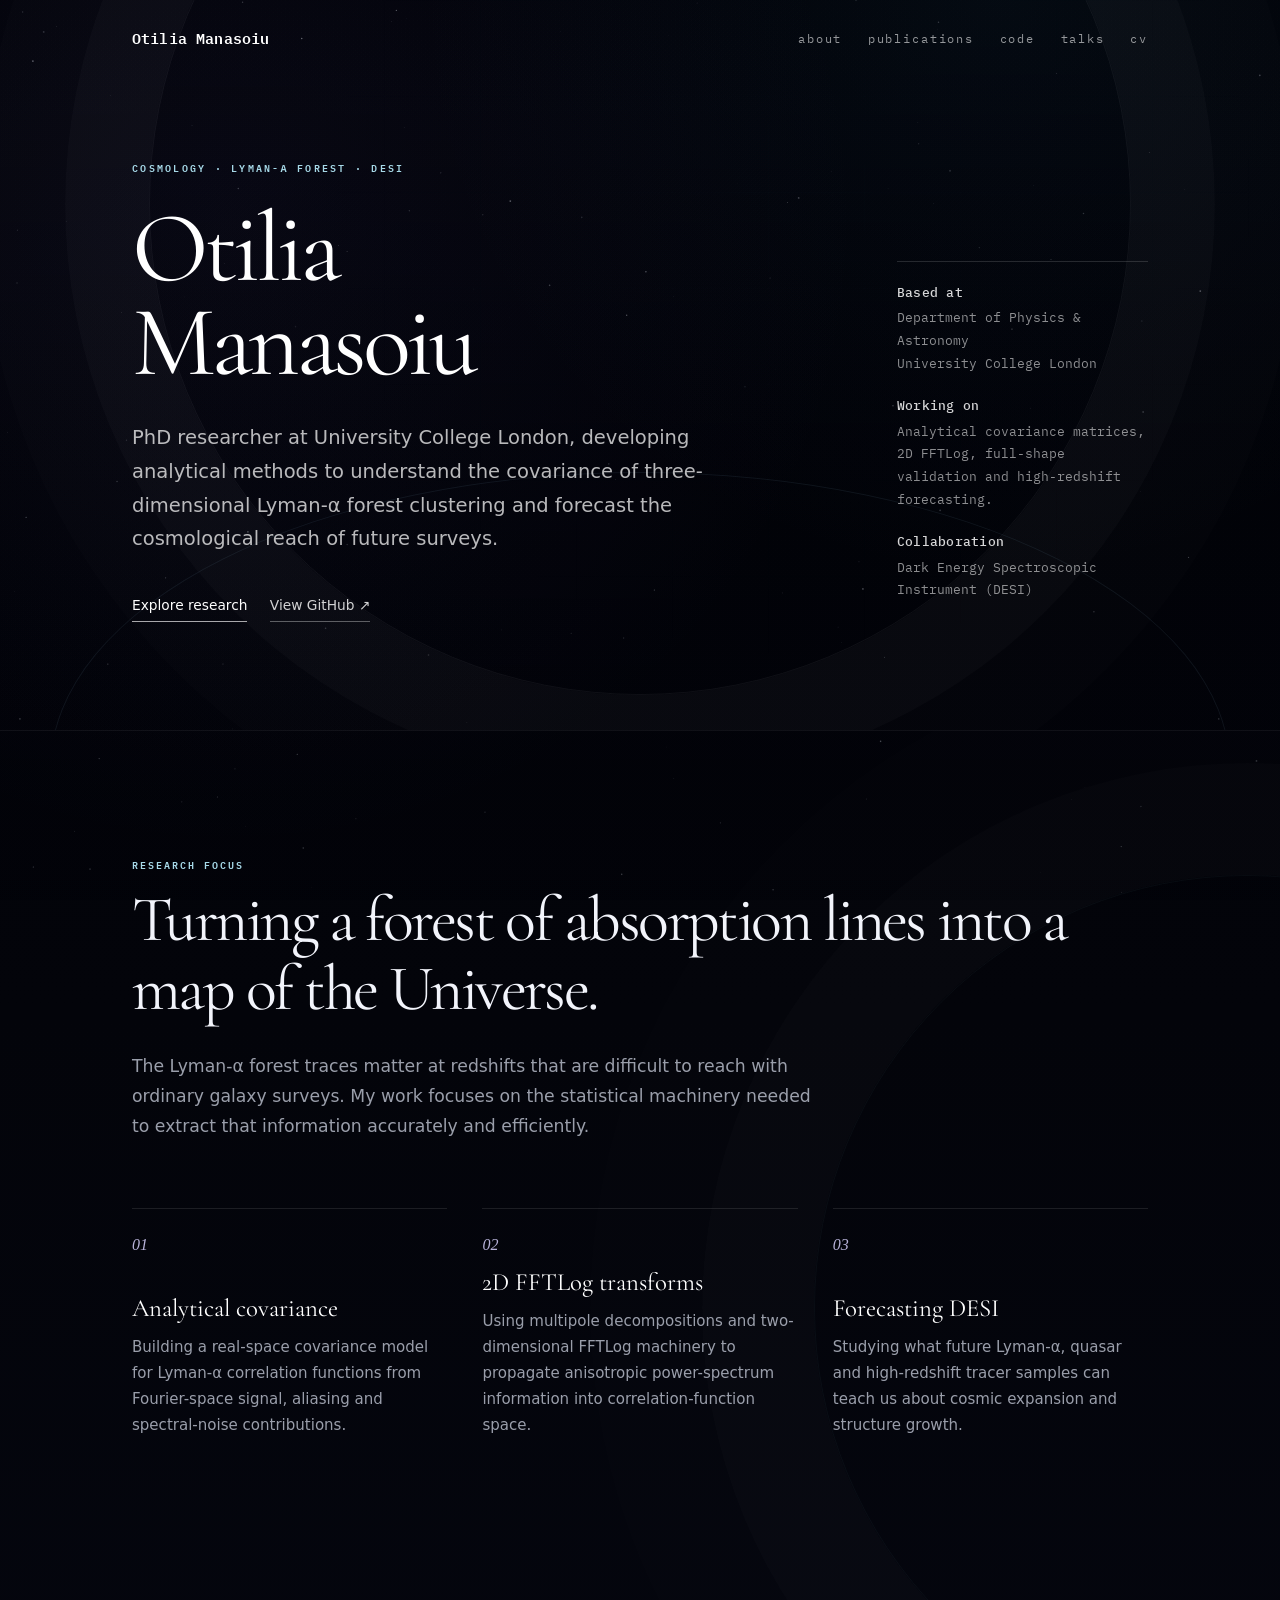
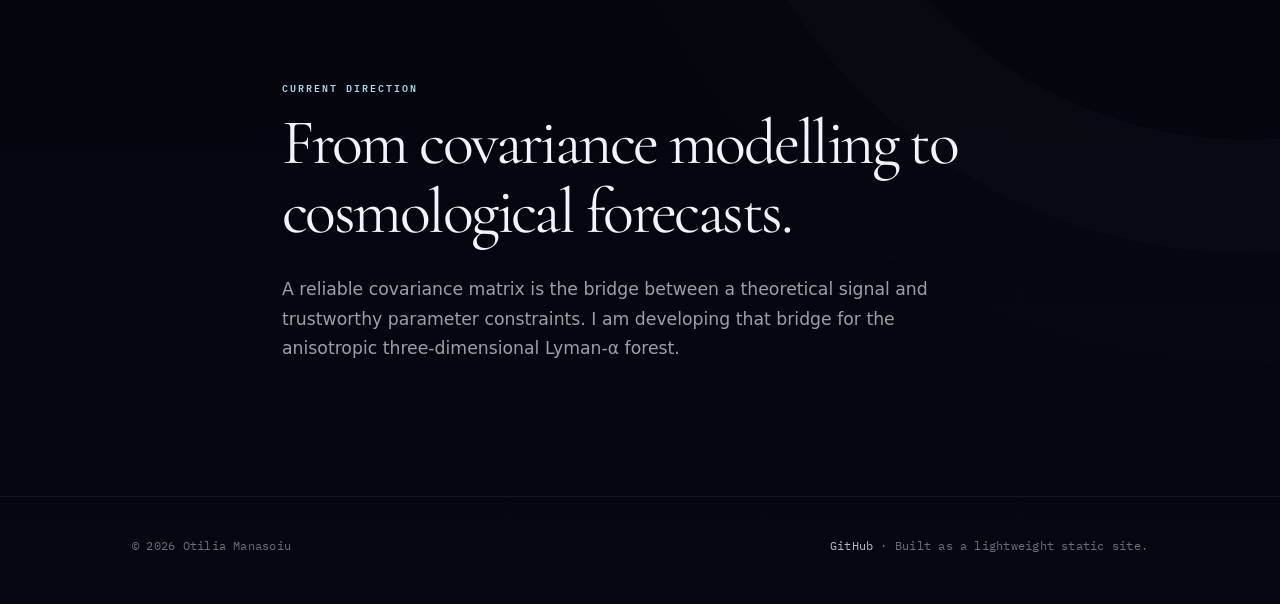
<file: index.html>
<!doctype html>
<html lang="en">
<head>
  <meta charset="utf-8">
  <meta name="viewport" content="width=device-width, initial-scale=1">
  <meta name="description" content="Otilia Manasoiu is a PhD researcher working on Lyman-alpha forest cosmology, covariance modelling and DESI forecasts.">
  <meta name="theme-color" content="#050611">
  <title>Otilia Manasoiu — Cosmology</title>
  <link rel="preconnect" href="https://fonts.googleapis.com">
  <link rel="preconnect" href="https://fonts.gstatic.com" crossorigin>
  <link href="https://fonts.googleapis.com/css2?family=Cormorant+Garamond:wght@400;500&family=IBM+Plex+Mono:wght@400;500&display=swap" rel="stylesheet">
  <link rel="stylesheet" href="styles.css">
</head>
<body>
<a class="skip-link" href="#main">Skip to content</a>
<canvas id="global-starfield" aria-hidden="true"></canvas>
<header class="cosmos"><canvas id="starfield" aria-hidden="true"></canvas>
<div class="nav-wrap"><nav class="nav" aria-label="Primary"><a class="brand" href="index.html">Otilia Manasoiu</a><button class="menu-button" aria-expanded="false" aria-label="Open menu">☰</button><div class="nav-links">
<a href="about.html">about</a>
<a href="publications.html">publications</a>
<a href="code.html">code</a>
<a href="talks.html">talks</a>
<a href="cv.html">cv</a>
</div></nav></div>
<section class="hero">
  <div class="hero-copy">
    <p class="eyebrow">Cosmology · Lyman-α forest · DESI</p>
    <h1>Otilia<br>Manasoiu</h1>
    <p class="lead">PhD researcher at University College London, developing analytical methods to understand the covariance of three-dimensional Lyman-α forest clustering and forecast the cosmological reach of future surveys.</p>
    <div class="hero-actions"><a class="button primary" href="publications.html">Explore research</a><a class="button" href="https://github.com/OtiliaIrina" target="_blank" rel="noreferrer">View GitHub ↗</a></div>
  </div>
  <aside class="hero-meta" aria-label="Research summary">
    <strong>Based at</strong><p>Department of Physics & Astronomy<br>University College London</p>
    <strong>Working on</strong><p>Analytical covariance matrices, 2D FFTLog, full-shape validation and high-redshift forecasting.</p>
    <strong>Collaboration</strong><p>Dark Energy Spectroscopic Instrument (DESI)</p>
  </aside>
</section></header>
<main id="main">
<section class="section">
  <p class="kicker">Research focus</p>
  <h2>Turning a forest of absorption lines into a map of the Universe.</h2>
  <p class="section-intro">The Lyman-α forest traces matter at redshifts that are difficult to reach with ordinary galaxy surveys. My work focuses on the statistical machinery needed to extract that information accurately and efficiently.</p>
  <div class="grid">
    <article class="card"><span class="card-index">01</span><h3>Analytical covariance</h3><p>Building a real-space covariance model for Lyman-α correlation functions from Fourier-space signal, aliasing and spectral-noise contributions.</p></article>
    <article class="card"><span class="card-index">02</span><h3>2D FFTLog transforms</h3><p>Using multipole decompositions and two-dimensional FFTLog machinery to propagate anisotropic power-spectrum information into correlation-function space.</p></article>
    <article class="card"><span class="card-index">03</span><h3>Forecasting DESI</h3><p>Studying what future Lyman-α, quasar and high-redshift tracer samples can teach us about cosmic expansion and structure growth.</p></article>
  </div>
</section>
<section class="section narrow"><p class="kicker">Current direction</p><h2>From covariance modelling to cosmological forecasts.</h2><p class="section-intro">A reliable covariance matrix is the bridge between a theoretical signal and trustworthy parameter constraints. I am developing that bridge for the anisotropic three-dimensional Lyman-α forest.</p></section>
</main>
<footer><div class="footer-inner"><span>© <span data-year></span> Otilia Manasoiu</span><span><a href="https://github.com/OtiliaIrina" target="_blank" rel="noreferrer">GitHub</a> · Built as a lightweight static site.</span></div></footer>
<script src="stars.js"></script>
</body></html>
</file>
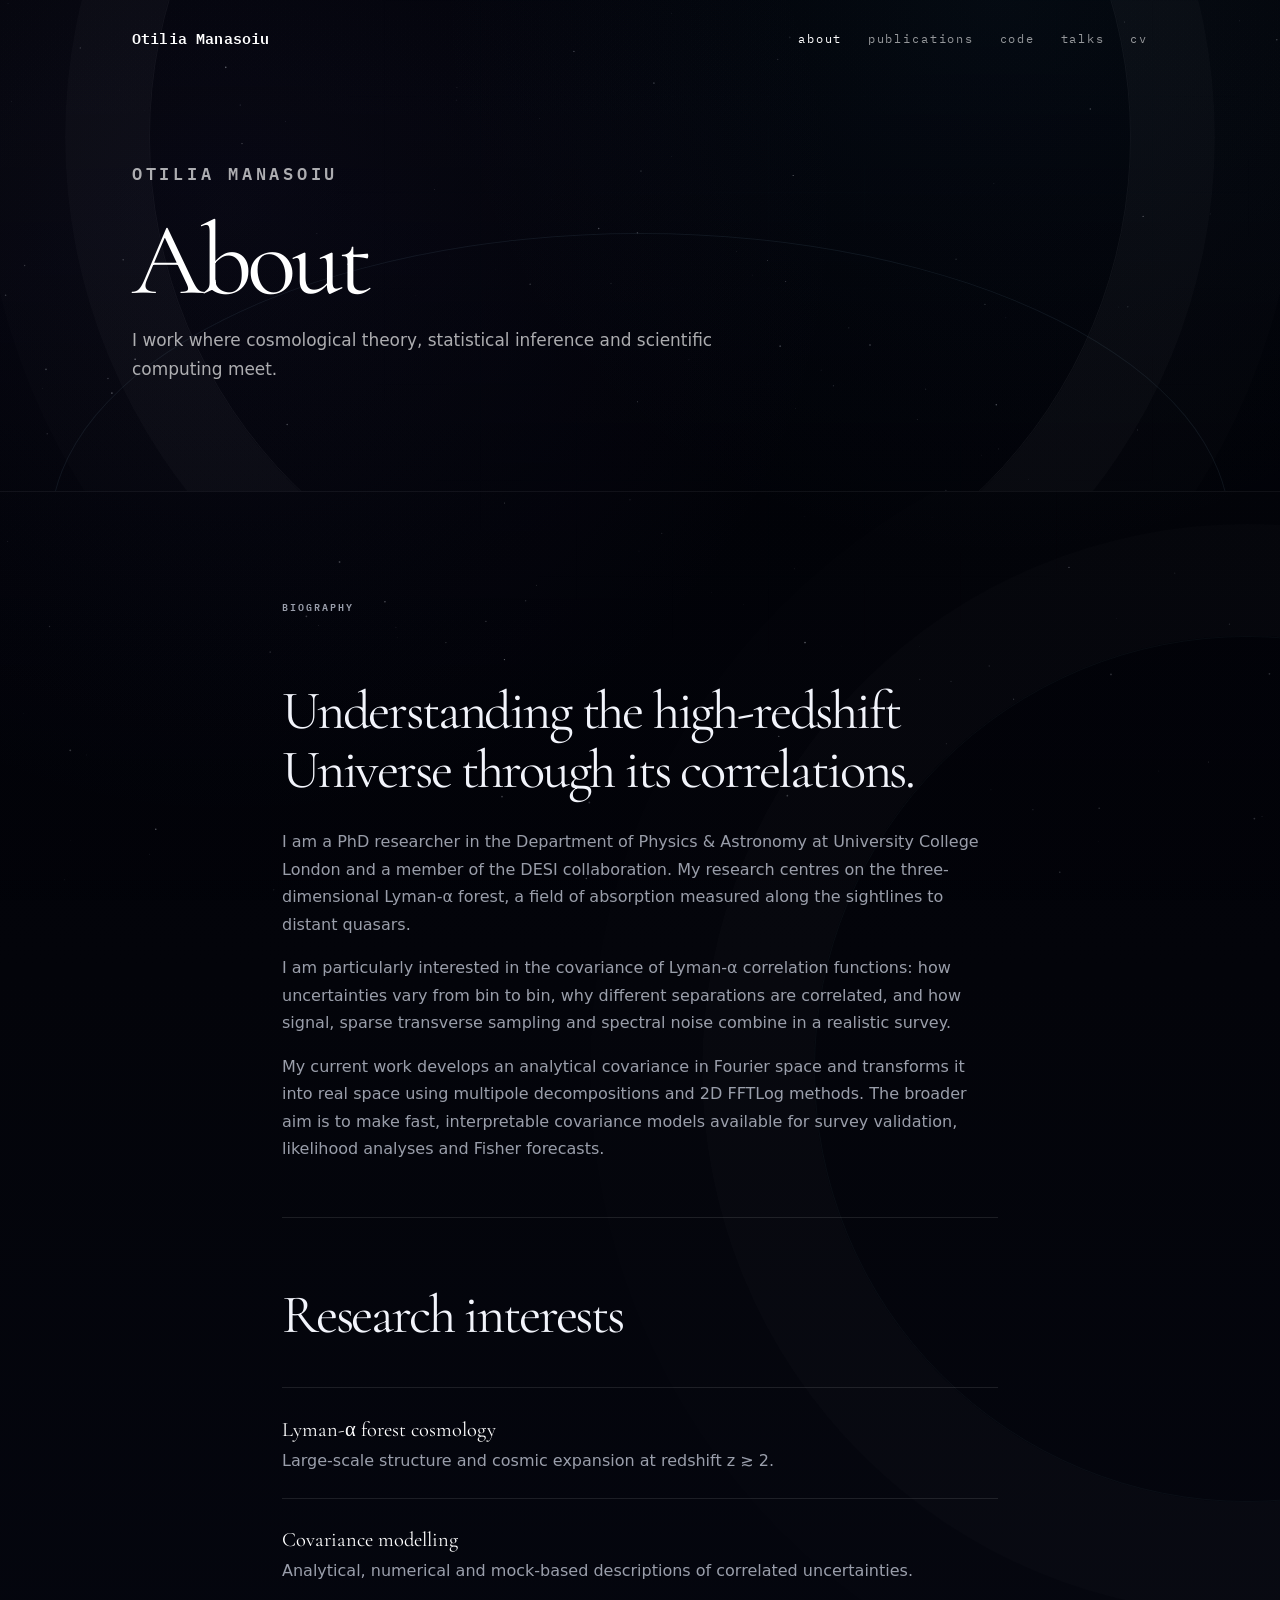
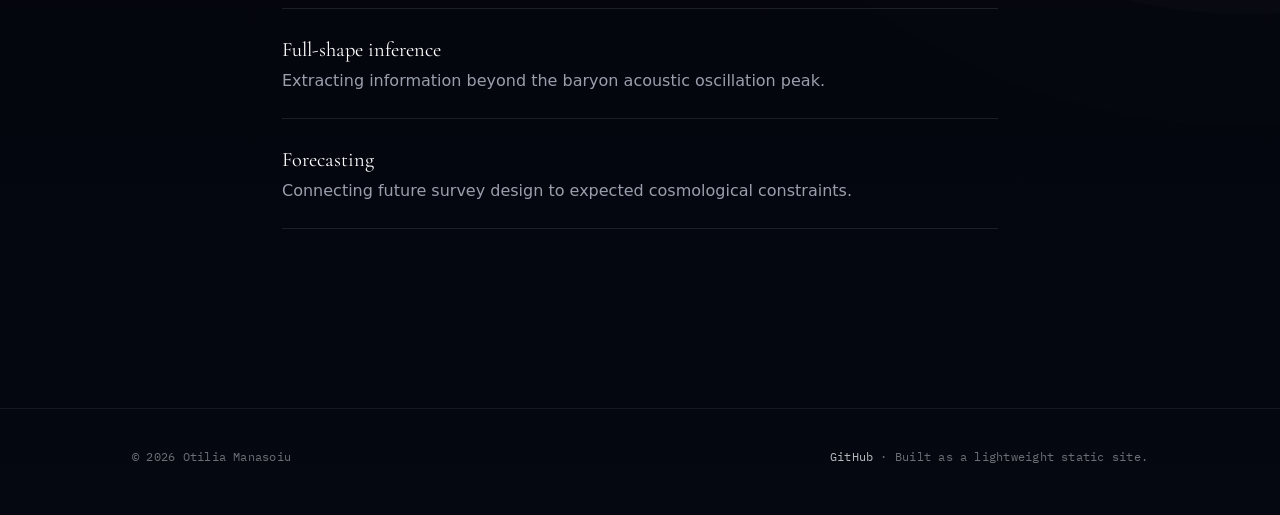
<file: about.html>
<!doctype html>
<html lang="en">
<head>
  <meta charset="utf-8">
  <meta name="viewport" content="width=device-width, initial-scale=1">
  <meta name="description" content="About Otilia Manasoiu and her research in observational cosmology.">
  <meta name="theme-color" content="#050611">
  <title>About — Otilia Manasoiu</title>
  <link rel="preconnect" href="https://fonts.googleapis.com">
  <link rel="preconnect" href="https://fonts.gstatic.com" crossorigin>
  <link href="https://fonts.googleapis.com/css2?family=Cormorant+Garamond:wght@400;500&family=IBM+Plex+Mono:wght@400;500&display=swap" rel="stylesheet">
  <link rel="stylesheet" href="styles.css">
</head>
<body>
<a class="skip-link" href="#main">Skip to content</a>
<canvas id="global-starfield" aria-hidden="true"></canvas>
<header class="cosmos page-top"><canvas id="starfield" aria-hidden="true"></canvas>
<div class="nav-wrap"><nav class="nav" aria-label="Primary"><a class="brand" href="index.html">Otilia Manasoiu</a><button class="menu-button" aria-expanded="false" aria-label="Open menu">☰</button><div class="nav-links">
<a href="about.html" aria-current="page">about</a>
<a href="publications.html">publications</a>
<a href="code.html">code</a>
<a href="talks.html">talks</a>
<a href="cv.html">cv</a>
</div></nav></div>
<section class="page-hero"><p class="eyebrow">Otilia Manasoiu</p><h1>About</h1><p>I work where cosmological theory, statistical inference and scientific computing meet.</p></section></header>
<main id="main"><article class="content">
<p class="kicker">Biography</p>
<h2>Understanding the high-redshift Universe through its correlations.</h2>
<p>I am a PhD researcher in the Department of Physics & Astronomy at University College London and a member of the DESI collaboration. My research centres on the three-dimensional Lyman-α forest, a field of absorption measured along the sightlines to distant quasars.</p>
<p>I am particularly interested in the covariance of Lyman-α correlation functions: how uncertainties vary from bin to bin, why different separations are correlated, and how signal, sparse transverse sampling and spectral noise combine in a realistic survey.</p>
<p>My current work develops an analytical covariance in Fourier space and transforms it into real space using multipole decompositions and 2D FFTLog methods. The broader aim is to make fast, interpretable covariance models available for survey validation, likelihood analyses and Fisher forecasts.</p>
<hr class="rule">
<h2>Research interests</h2>
<ul class="list-clean">
<li><strong>Lyman-α forest cosmology</strong>Large-scale structure and cosmic expansion at redshift z ≳ 2.</li>
<li><strong>Covariance modelling</strong>Analytical, numerical and mock-based descriptions of correlated uncertainties.</li>
<li><strong>Full-shape inference</strong>Extracting information beyond the baryon acoustic oscillation peak.</li>
<li><strong>Forecasting</strong>Connecting future survey design to expected cosmological constraints.</li>
</ul>
</article></main>
<footer><div class="footer-inner"><span>© <span data-year></span> Otilia Manasoiu</span><span><a href="https://github.com/OtiliaIrina" target="_blank" rel="noreferrer">GitHub</a> · Built as a lightweight static site.</span></div></footer>
<script src="stars.js"></script>
</body></html>
</file>
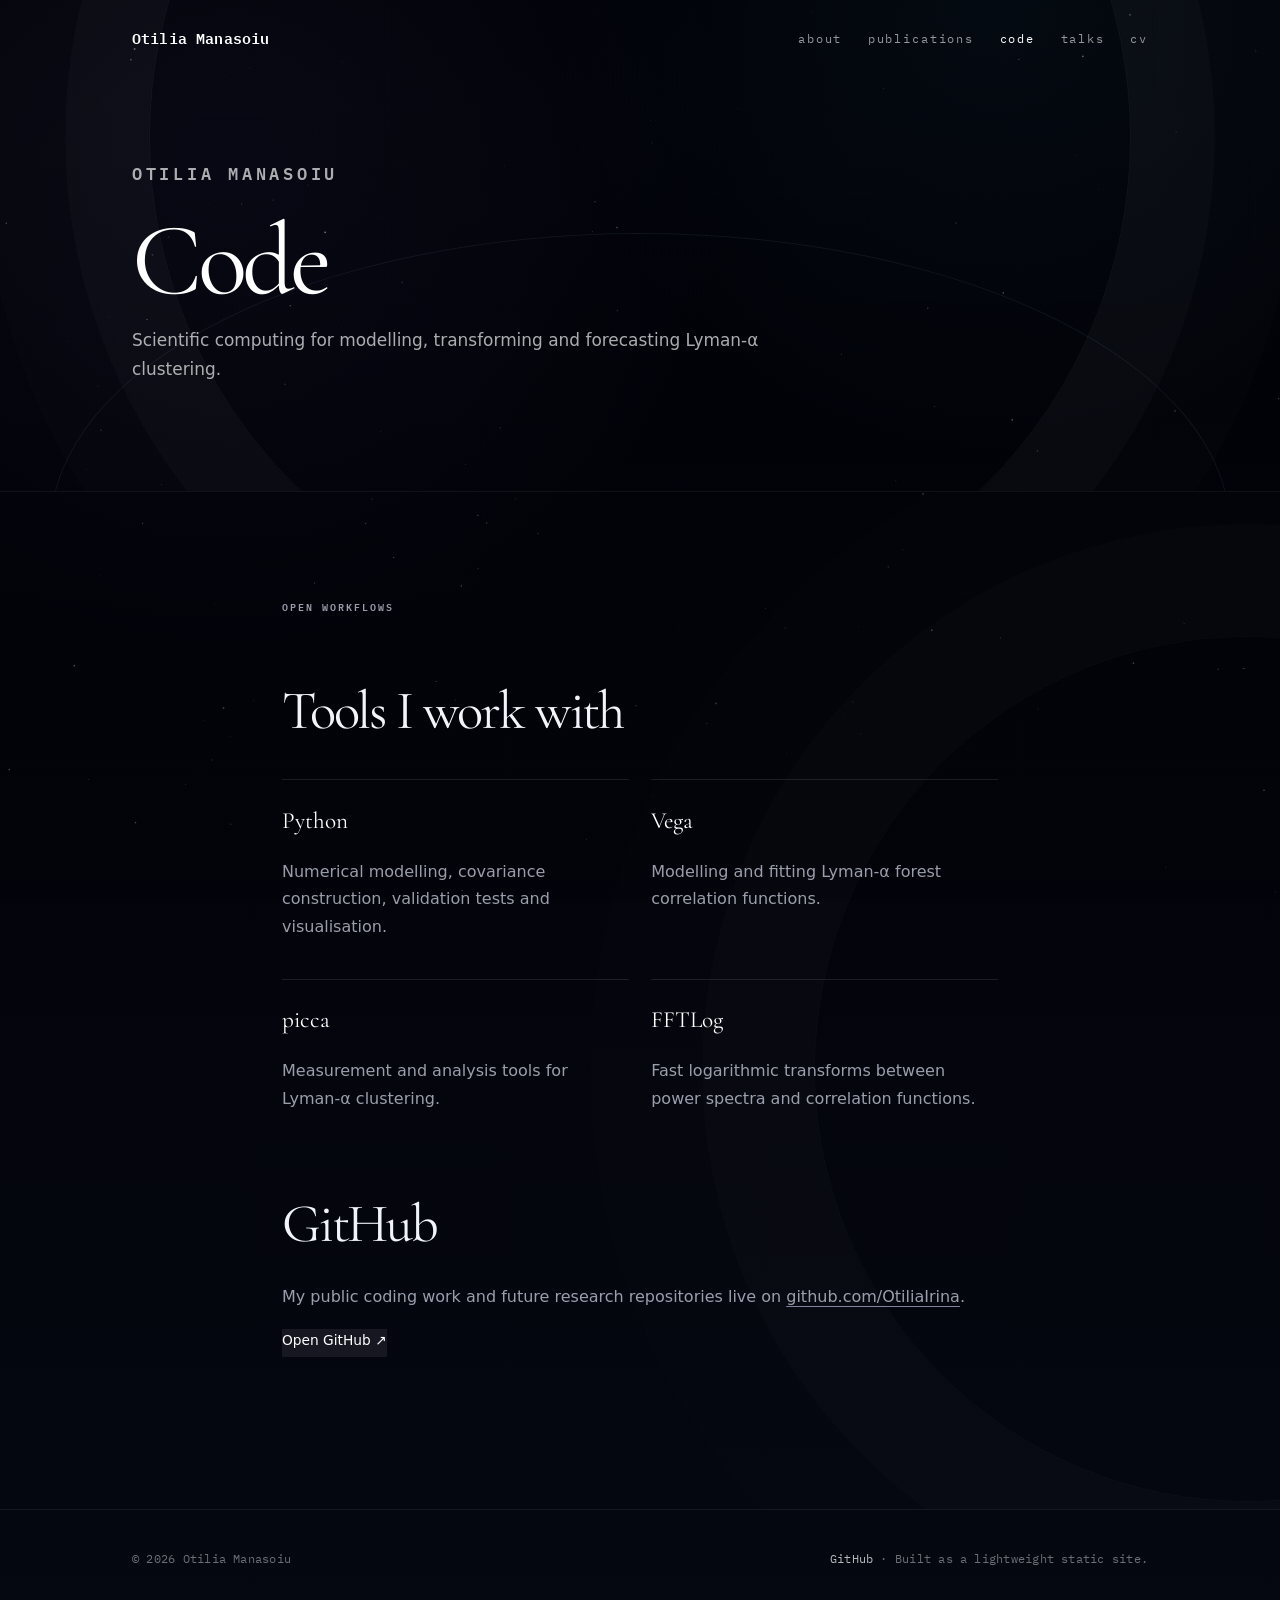
<file: code.html>
<!doctype html>
<html lang="en">
<head>
  <meta charset="utf-8">
  <meta name="viewport" content="width=device-width, initial-scale=1">
  <meta name="description" content="Scientific software and tools used by Otilia Manasoiu.">
  <meta name="theme-color" content="#050611">
  <title>Code — Otilia Manasoiu</title>
  <link rel="preconnect" href="https://fonts.googleapis.com">
  <link rel="preconnect" href="https://fonts.gstatic.com" crossorigin>
  <link href="https://fonts.googleapis.com/css2?family=Cormorant+Garamond:wght@400;500&family=IBM+Plex+Mono:wght@400;500&display=swap" rel="stylesheet">
  <link rel="stylesheet" href="styles.css">
</head>
<body>
<a class="skip-link" href="#main">Skip to content</a>
<canvas id="global-starfield" aria-hidden="true"></canvas>
<header class="cosmos page-top"><canvas id="starfield" aria-hidden="true"></canvas>
<div class="nav-wrap"><nav class="nav" aria-label="Primary"><a class="brand" href="index.html">Otilia Manasoiu</a><button class="menu-button" aria-expanded="false" aria-label="Open menu">☰</button><div class="nav-links">
<a href="about.html">about</a>
<a href="publications.html">publications</a>
<a href="code.html" aria-current="page">code</a>
<a href="talks.html">talks</a>
<a href="cv.html">cv</a>
</div></nav></div>
<section class="page-hero"><p class="eyebrow">Otilia Manasoiu</p><h1>Code</h1><p>Scientific computing for modelling, transforming and forecasting Lyman-α clustering.</p></section></header>
<main id="main"><article class="content">
<p class="kicker">Open workflows</p>
<h2>Tools I work with</h2>
<div class="tool-grid">
<div class="tool"><h3>Python</h3><p>Numerical modelling, covariance construction, validation tests and visualisation.</p></div>
<div class="tool"><h3>Vega</h3><p>Modelling and fitting Lyman-α forest correlation functions.</p></div>
<div class="tool"><h3>picca</h3><p>Measurement and analysis tools for Lyman-α clustering.</p></div>
<div class="tool"><h3>FFTLog</h3><p>Fast logarithmic transforms between power spectra and correlation functions.</p></div>
</div>
<h2>GitHub</h2>
<p>My public coding work and future research repositories live on <a href="https://github.com/OtiliaIrina" target="_blank" rel="noreferrer">github.com/OtiliaIrina</a>.</p>
<p><a class="button primary" style="background:#171722;color:white;border-color:#171722" href="https://github.com/OtiliaIrina" target="_blank" rel="noreferrer">Open GitHub ↗</a></p>
</article></main>
<footer><div class="footer-inner"><span>© <span data-year></span> Otilia Manasoiu</span><span><a href="https://github.com/OtiliaIrina" target="_blank" rel="noreferrer">GitHub</a> · Built as a lightweight static site.</span></div></footer>
<script src="stars.js"></script>
</body></html>
</file>
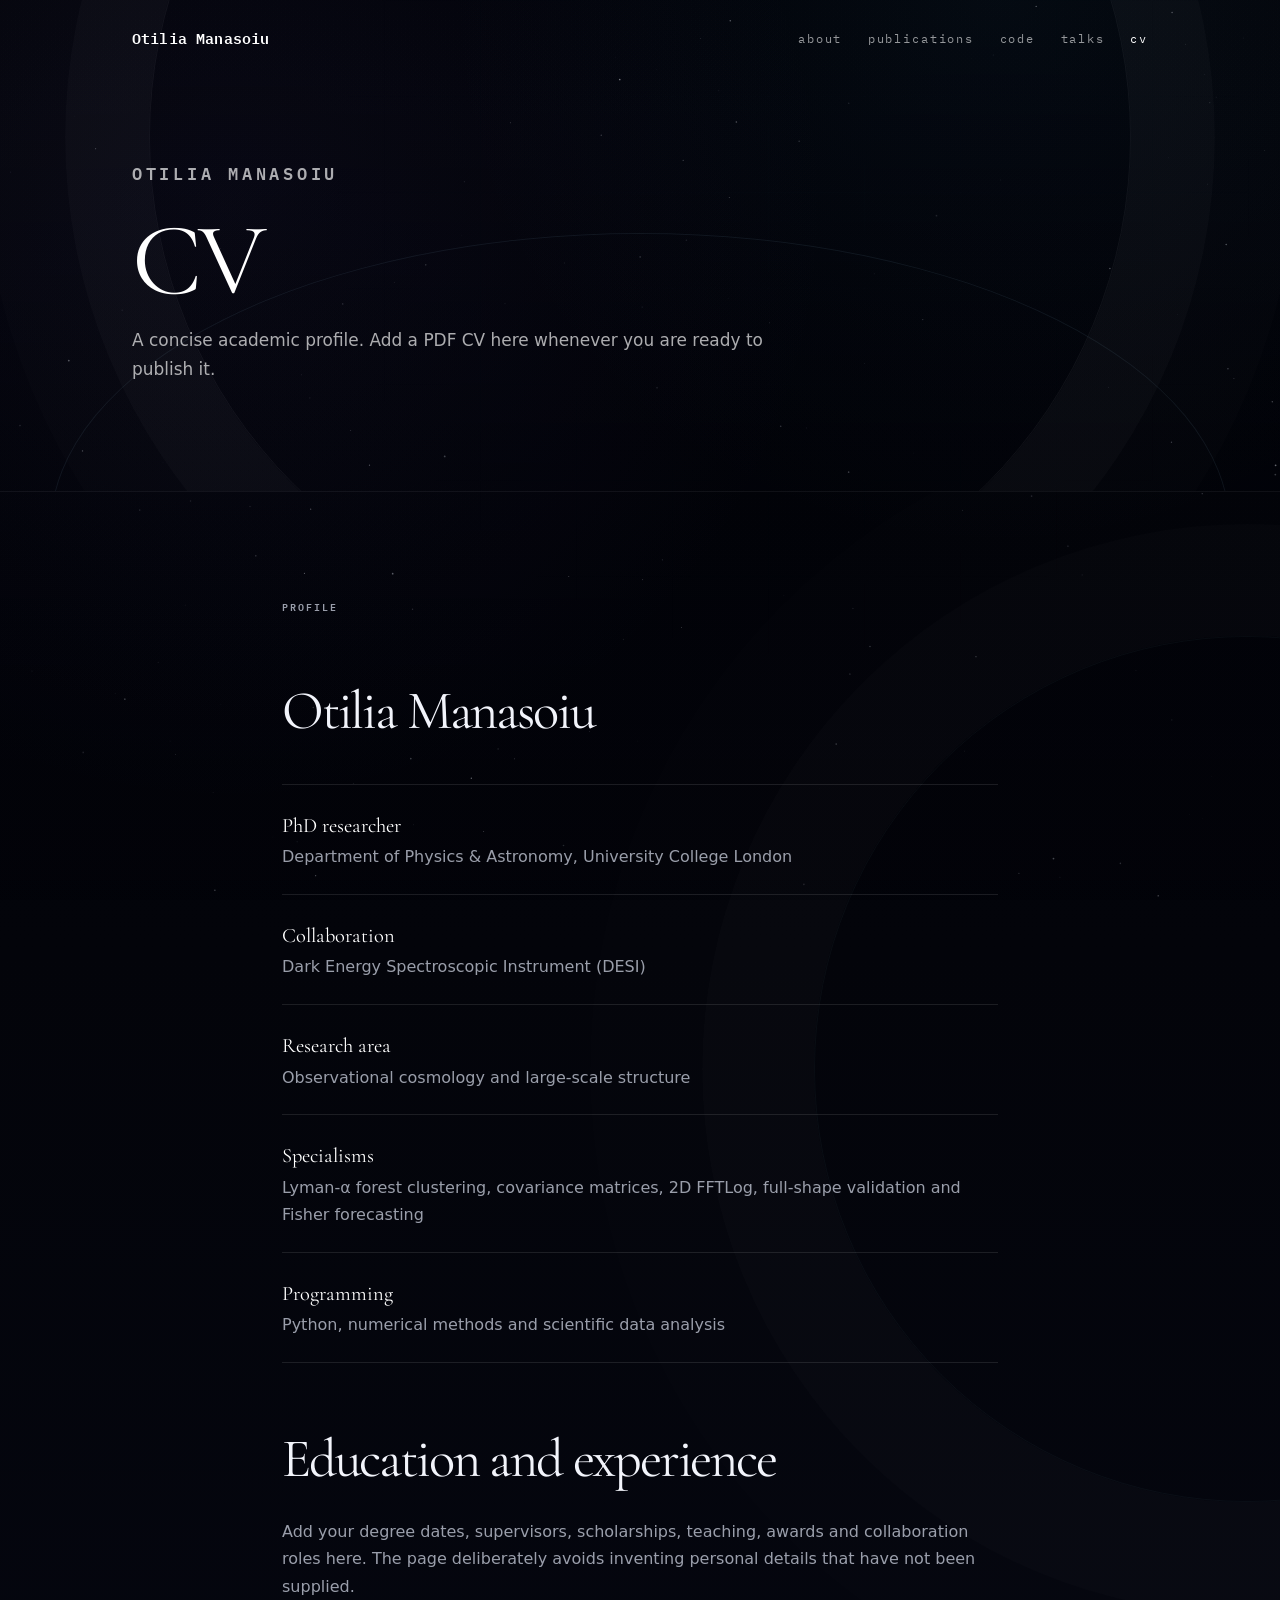
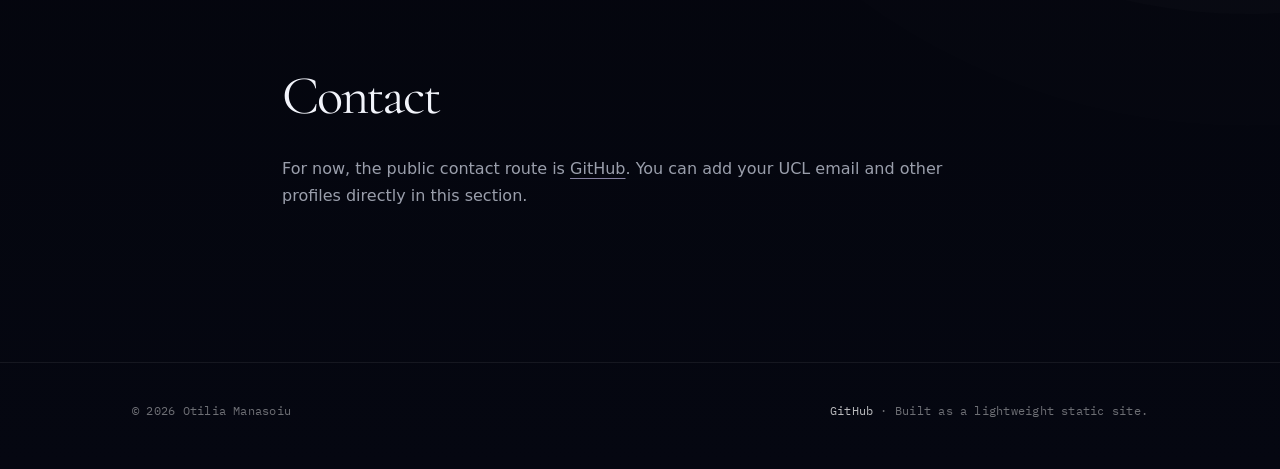
<file: cv.html>
<!doctype html>
<html lang="en">
<head>
  <meta charset="utf-8">
  <meta name="viewport" content="width=device-width, initial-scale=1">
  <meta name="description" content="Curriculum vitae summary for Otilia Manasoiu.">
  <meta name="theme-color" content="#050611">
  <title>CV — Otilia Manasoiu</title>
  <link rel="preconnect" href="https://fonts.googleapis.com">
  <link rel="preconnect" href="https://fonts.gstatic.com" crossorigin>
  <link href="https://fonts.googleapis.com/css2?family=Cormorant+Garamond:wght@400;500&family=IBM+Plex+Mono:wght@400;500&display=swap" rel="stylesheet">
  <link rel="stylesheet" href="styles.css">
</head>
<body>
<a class="skip-link" href="#main">Skip to content</a>
<canvas id="global-starfield" aria-hidden="true"></canvas>
<header class="cosmos page-top"><canvas id="starfield" aria-hidden="true"></canvas>
<div class="nav-wrap"><nav class="nav" aria-label="Primary"><a class="brand" href="index.html">Otilia Manasoiu</a><button class="menu-button" aria-expanded="false" aria-label="Open menu">☰</button><div class="nav-links">
<a href="about.html">about</a>
<a href="publications.html">publications</a>
<a href="code.html">code</a>
<a href="talks.html">talks</a>
<a href="cv.html" aria-current="page">cv</a>
</div></nav></div>
<section class="page-hero"><p class="eyebrow">Otilia Manasoiu</p><h1>CV</h1><p>A concise academic profile. Add a PDF CV here whenever you are ready to publish it.</p></section></header>
<main id="main"><article class="content">
<p class="kicker">Profile</p>
<h2>Otilia Manasoiu</h2>
<ul class="list-clean">
<li><strong>PhD researcher</strong>Department of Physics & Astronomy, University College London</li>
<li><strong>Collaboration</strong>Dark Energy Spectroscopic Instrument (DESI)</li>
<li><strong>Research area</strong>Observational cosmology and large-scale structure</li>
<li><strong>Specialisms</strong>Lyman-α forest clustering, covariance matrices, 2D FFTLog, full-shape validation and Fisher forecasting</li>
<li><strong>Programming</strong>Python, numerical methods and scientific data analysis</li>
</ul>
<h2>Education and experience</h2>
<p>Add your degree dates, supervisors, scholarships, teaching, awards and collaboration roles here. The page deliberately avoids inventing personal details that have not been supplied.</p>
<h2>Contact</h2>
<p>For now, the public contact route is <a href="https://github.com/OtiliaIrina" target="_blank" rel="noreferrer">GitHub</a>. You can add your UCL email and other profiles directly in this section.</p>
</article></main>
<footer><div class="footer-inner"><span>© <span data-year></span> Otilia Manasoiu</span><span><a href="https://github.com/OtiliaIrina" target="_blank" rel="noreferrer">GitHub</a> · Built as a lightweight static site.</span></div></footer>
<script src="stars.js"></script>
</body></html>
</file>
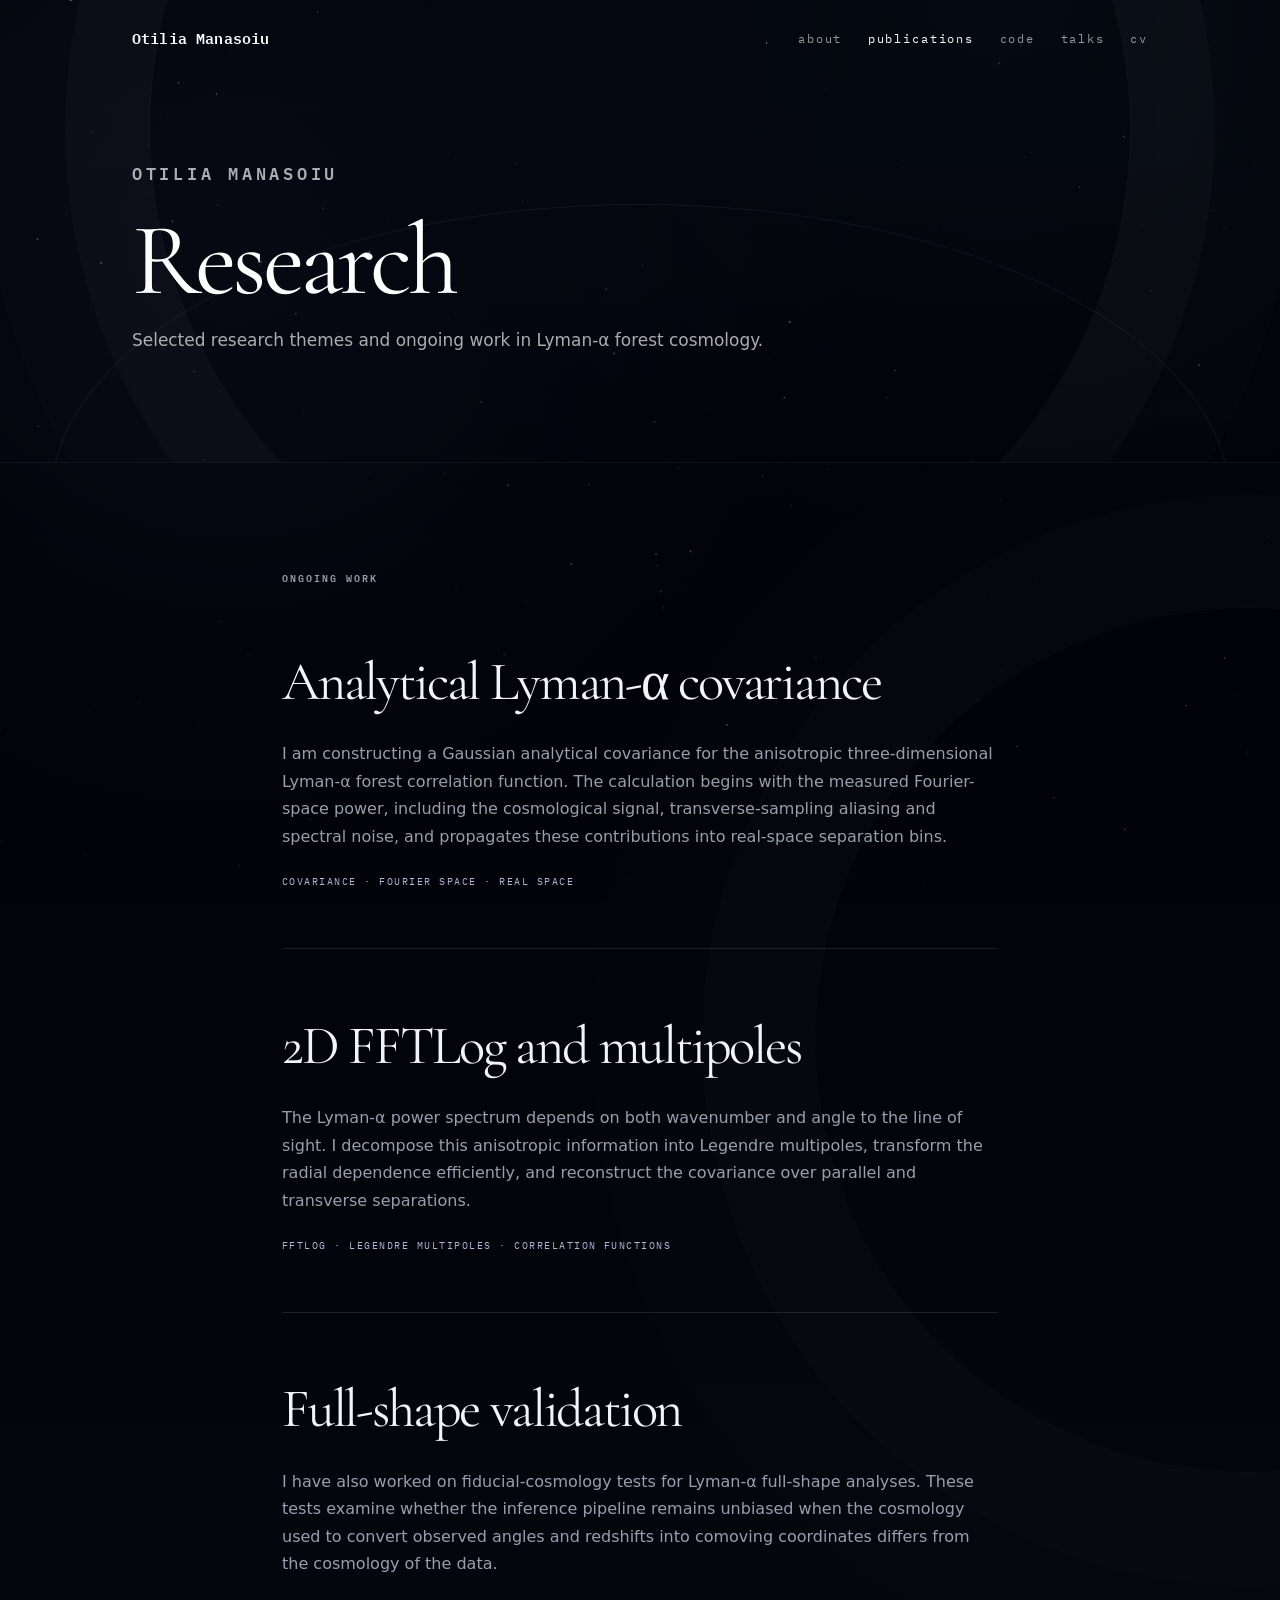
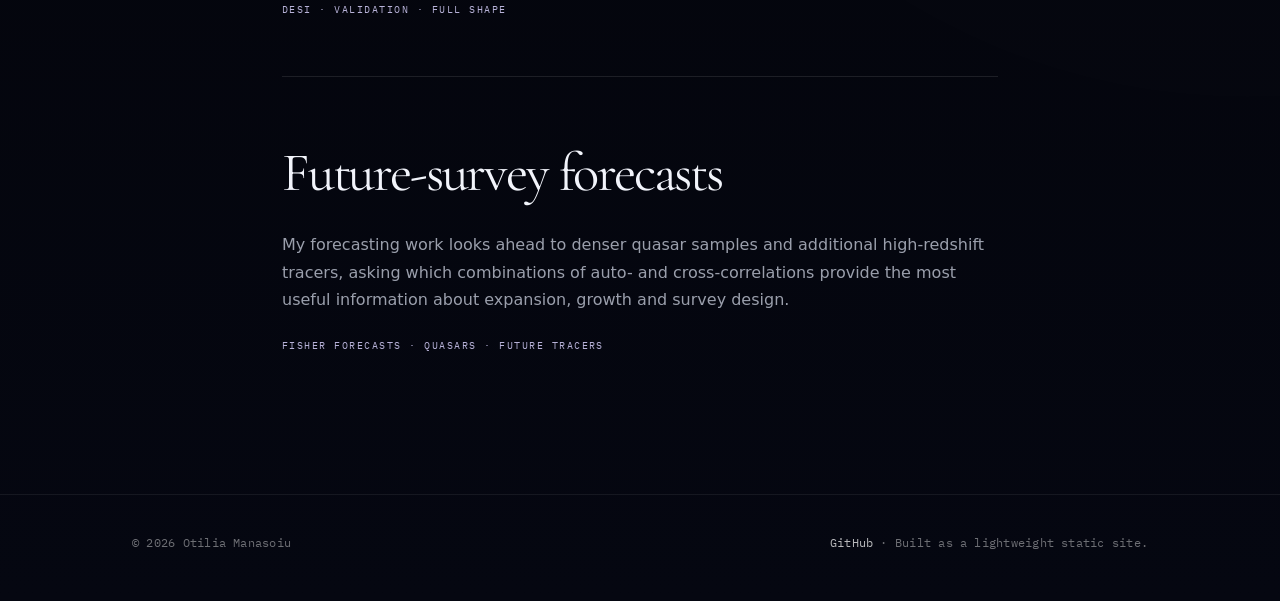
<file: publications.html>
<!doctype html>
<html lang="en">
<head>
  <meta charset="utf-8">
  <meta name="viewport" content="width=device-width, initial-scale=1">
  <meta name="description" content="Research projects by Otilia Manasoiu in Lyman-alpha forest cosmology and covariance modelling.">
  <meta name="theme-color" content="#050611">
  <title>Research — Otilia Manasoiu</title>
  <link rel="preconnect" href="https://fonts.googleapis.com">
  <link rel="preconnect" href="https://fonts.gstatic.com" crossorigin>
  <link href="https://fonts.googleapis.com/css2?family=Cormorant+Garamond:wght@400;500&family=IBM+Plex+Mono:wght@400;500&display=swap" rel="stylesheet">
  <link rel="stylesheet" href="styles.css">
</head>
<body>
<a class="skip-link" href="#main">Skip to content</a>
<canvas id="global-starfield" aria-hidden="true"></canvas>
<header class="cosmos page-top"><canvas id="starfield" aria-hidden="true"></canvas>
<div class="nav-wrap"><nav class="nav" aria-label="Primary"><a class="brand" href="index.html">Otilia Manasoiu</a><button class="menu-button" aria-expanded="false" aria-label="Open menu">☰</button><div class="nav-links">
<a href="about.html">about</a>
<a href="publications.html" aria-current="page">publications</a>
<a href="code.html">code</a>
<a href="talks.html">talks</a>
<a href="cv.html">cv</a>
</div></nav></div>
<section class="page-hero"><p class="eyebrow">Otilia Manasoiu</p><h1>Research</h1><p>Selected research themes and ongoing work in Lyman-α forest cosmology.</p></section></header>
<main id="main"><article class="content">
<p class="kicker">Ongoing work</p>
<h2>Analytical Lyman-α covariance</h2>
<p>I am constructing a Gaussian analytical covariance for the anisotropic three-dimensional Lyman-α forest correlation function. The calculation begins with the measured Fourier-space power, including the cosmological signal, transverse-sampling aliasing and spectral noise, and propagates these contributions into real-space separation bins.</p>
<span class="tag">Covariance · Fourier space · real space</span>
<hr class="rule">
<h2>2D FFTLog and multipoles</h2>
<p>The Lyman-α power spectrum depends on both wavenumber and angle to the line of sight. I decompose this anisotropic information into Legendre multipoles, transform the radial dependence efficiently, and reconstruct the covariance over parallel and transverse separations.</p>
<span class="tag">FFTLog · Legendre multipoles · correlation functions</span>
<hr class="rule">
<h2>Full-shape validation</h2>
<p>I have also worked on fiducial-cosmology tests for Lyman-α full-shape analyses. These tests examine whether the inference pipeline remains unbiased when the cosmology used to convert observed angles and redshifts into comoving coordinates differs from the cosmology of the data.</p>
<span class="tag">DESI · validation · full shape</span>
<hr class="rule">
<h2>Future-survey forecasts</h2>
<p>My forecasting work looks ahead to denser quasar samples and additional high-redshift tracers, asking which combinations of auto- and cross-correlations provide the most useful information about expansion, growth and survey design.</p>
<span class="tag">Fisher forecasts · quasars · future tracers</span>
</article></main>
<footer><div class="footer-inner"><span>© <span data-year></span> Otilia Manasoiu</span><span><a href="https://github.com/OtiliaIrina" target="_blank" rel="noreferrer">GitHub</a> · Built as a lightweight static site.</span></div></footer>
<script src="stars.js"></script>
</body></html>
</file>
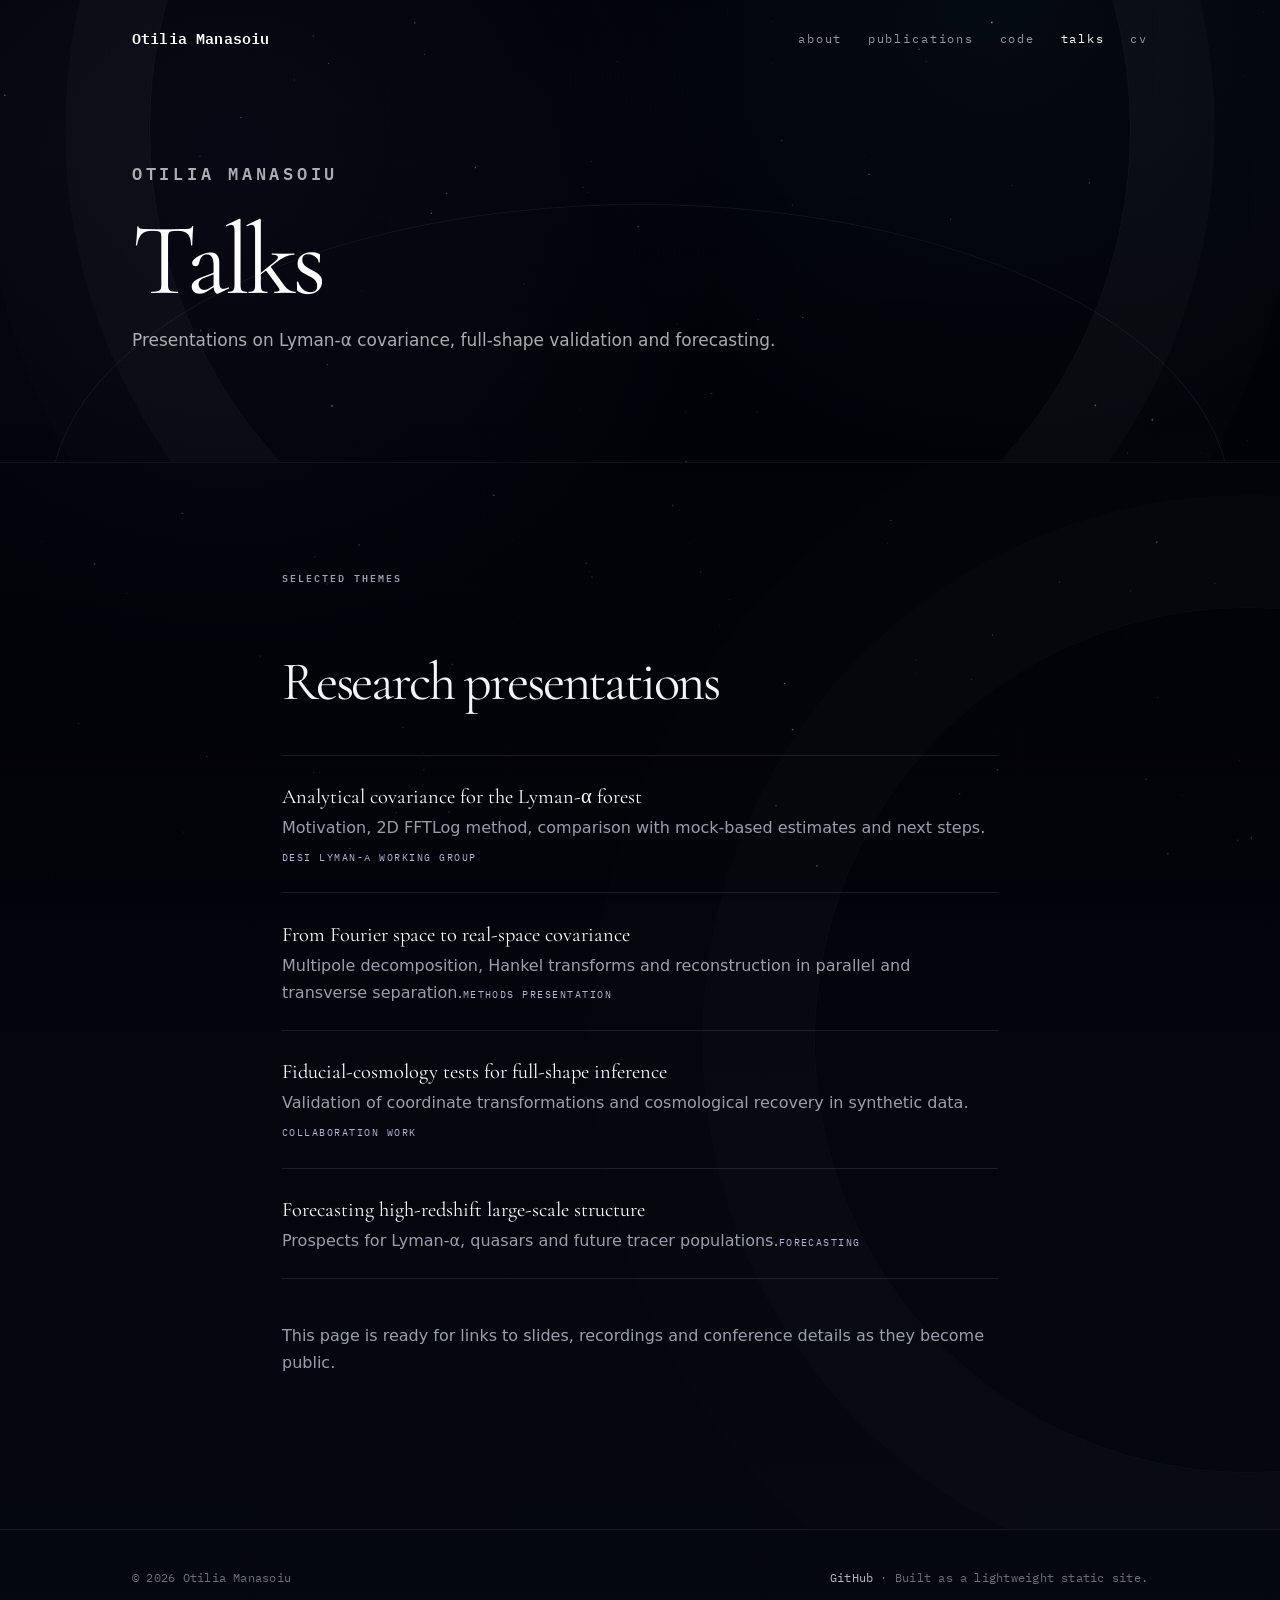
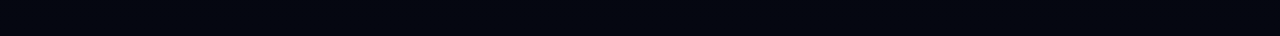
<file: talks.html>
<!doctype html>
<html lang="en">
<head>
  <meta charset="utf-8">
  <meta name="viewport" content="width=device-width, initial-scale=1">
  <meta name="description" content="Talks and presentations by Otilia Manasoiu.">
  <meta name="theme-color" content="#050611">
  <title>Talks — Otilia Manasoiu</title>
  <link rel="preconnect" href="https://fonts.googleapis.com">
  <link rel="preconnect" href="https://fonts.gstatic.com" crossorigin>
  <link href="https://fonts.googleapis.com/css2?family=Cormorant+Garamond:wght@400;500&family=IBM+Plex+Mono:wght@400;500&display=swap" rel="stylesheet">
  <link rel="stylesheet" href="styles.css">
</head>
<body>
<a class="skip-link" href="#main">Skip to content</a>
<canvas id="global-starfield" aria-hidden="true"></canvas>
<header class="cosmos page-top"><canvas id="starfield" aria-hidden="true"></canvas>
<div class="nav-wrap"><nav class="nav" aria-label="Primary"><a class="brand" href="index.html">Otilia Manasoiu</a><button class="menu-button" aria-expanded="false" aria-label="Open menu">☰</button><div class="nav-links">
<a href="about.html">about</a>
<a href="publications.html">publications</a>
<a href="code.html">code</a>
<a href="talks.html" aria-current="page">talks</a>
<a href="cv.html">cv</a>
</div></nav></div>
<section class="page-hero"><p class="eyebrow">Otilia Manasoiu</p><h1>Talks</h1><p>Presentations on Lyman-α covariance, full-shape validation and forecasting.</p></section></header>
<main id="main"><article class="content">
<p class="kicker">Selected themes</p>
<h2>Research presentations</h2>
<ul class="list-clean">
<li><strong>Analytical covariance for the Lyman-α forest</strong>Motivation, 2D FFTLog method, comparison with mock-based estimates and next steps.<span class="tag">DESI Lyman-α working group</span></li>
<li><strong>From Fourier space to real-space covariance</strong>Multipole decomposition, Hankel transforms and reconstruction in parallel and transverse separation.<span class="tag">Methods presentation</span></li>
<li><strong>Fiducial-cosmology tests for full-shape inference</strong>Validation of coordinate transformations and cosmological recovery in synthetic data.<span class="tag">Collaboration work</span></li>
<li><strong>Forecasting high-redshift large-scale structure</strong>Prospects for Lyman-α, quasars and future tracer populations.<span class="tag">Forecasting</span></li>
</ul>
<p>This page is ready for links to slides, recordings and conference details as they become public.</p>
</article></main>
<footer><div class="footer-inner"><span>© <span data-year></span> Otilia Manasoiu</span><span><a href="https://github.com/OtiliaIrina" target="_blank" rel="noreferrer">GitHub</a> · Built as a lightweight static site.</span></div></footer>
<script src="stars.js"></script>
</body></html>
</file>
<file: styles.css>
:root {
  --space: #02030a;
  --space-soft: #070913;
  --ink: #f2f4fb;
  --muted: rgba(226, 231, 246, .68);
  --faint: rgba(226, 231, 246, .44);
  --line: rgba(255,255,255,.10);
  --line-strong: rgba(255,255,255,.18);
  --cyan: #a7d9e8;
  --violet: #b7b2d8;
  --max: 1080px;
}

* { box-sizing: border-box; }
html { scroll-behavior: smooth; }
body {
  margin: 0;
  min-height: 100%;
  color: var(--ink);
  background:
    radial-gradient(circle at 18% 10%, rgba(87, 79, 145, .10), transparent 28%),
    radial-gradient(circle at 78% 0%, rgba(58, 122, 155, .08), transparent 24%),
    linear-gradient(180deg, #010208 0%, #03040a 46%, #050711 100%);
  font-family: Inter, ui-sans-serif, system-ui, -apple-system, BlinkMacSystemFont, "Segoe UI", sans-serif;
  line-height: 1.72;
  position: relative;
}

a { color: inherit; }
img { max-width: 100%; }

#global-starfield {
  position: fixed;
  inset: 0;
  width: 100%;
  height: 100%;
  z-index: -2;
  pointer-events: none;
}

body::before {
  content: "";
  position: fixed;
  inset: 0;
  z-index: -1;
  pointer-events: none;
  background: linear-gradient(180deg, rgba(1,2,8,.08), rgba(1,2,8,.34));
}

.skip-link {
  position: fixed;
  left: 1rem;
  top: -5rem;
  z-index: 1000;
  background: #fff;
  color: #02030a;
  padding: .65rem 1rem;
  border-radius: 999px;
  transition: top .2s ease;
}
.skip-link:focus { top: 1rem; }

.cosmos {
  position: relative;
  min-height: 76vh;
  overflow: hidden;
  color: white;
  background: transparent;
  border-bottom: 1px solid rgba(255,255,255,.06);
}

.cosmos::before {
  content: "";
  position: absolute;
  width: min(78vw, 980px);
  aspect-ratio: 1;
  left: 50%;
  top: 28%;
  transform: translate(-50%, -50%);
  border: 1px solid rgba(255,255,255,.055);
  border-radius: 50%;
  box-shadow:
    0 0 0 84px rgba(255,255,255,.018),
    0 0 0 168px rgba(255,255,255,.010);
  pointer-events: none;
}

.cosmos::after {
  content: "";
  position: absolute;
  left: 50%;
  bottom: -26vw;
  width: 92vw;
  height: 46vw;
  transform: translateX(-50%);
  border: 1px solid rgba(167,217,232,.08);
  border-radius: 50% 50% 0 0;
  filter: blur(.1px);
  pointer-events: none;
}

#starfield {
  position: absolute;
  inset: 0;
  width: 100%;
  height: 100%;
  opacity: 0;
  pointer-events: none;
}

.nav-wrap { position: relative; z-index: 5; }
.nav {
  max-width: var(--max);
  margin: 0 auto;
  padding: 1.6rem 2rem;
  display: flex;
  align-items: center;
  justify-content: space-between;
  gap: 2rem;
}
.brand {
  text-decoration: none;
  font-weight: 600;
  letter-spacing: .01em;
  font-size: .96rem;
}
.nav-links {
  display: flex;
  gap: clamp(1.15rem, 2vw, 2rem);
  align-items: center;
}
.nav-links a {
  text-decoration: none;
  text-transform: lowercase;
  font-size: .72rem;
  letter-spacing: .16em;
  color: rgba(255,255,255,.58);
  transition: color .2s ease;
}
.nav-links a:hover,
.nav-links a[aria-current="page"] { color: white; }
.menu-button {
  display: none;
  border: 0;
  color: white;
  background: transparent;
  font-size: 1.35rem;
}

.hero {
  position: relative;
  z-index: 3;
  max-width: var(--max);
  margin: 0 auto;
  min-height: calc(76vh - 86px);
  padding: 9vh 2rem 12vh;
  display: grid;
  grid-template-columns: minmax(0, 1.45fr) minmax(240px, .55fr);
  align-items: end;
  gap: clamp(3rem, 8vw, 7rem);
}
.hero-copy { max-width: 760px; }
.eyebrow {
  margin: 0 0 1.6rem;
  text-transform: uppercase;
  letter-spacing: .22em;
  font-size: .64rem;
  color: var(--cyan);
  font-weight: 600;
}
.hero h1,
.page-hero h1 {
  margin: 0;
  font-family: Georgia, "Times New Roman", serif;
  font-weight: 400;
  letter-spacing: -.052em;
  line-height: .93;
  font-size: clamp(4.4rem, 10vw, 8.8rem);
}
.hero .lead {
  margin: 2rem 0 0;
  max-width: 650px;
  font-size: clamp(1rem, 1.7vw, 1.22rem);
  color: rgba(255,255,255,.72);
  line-height: 1.72;
}
.hero-meta {
  border-top: 1px solid rgba(255,255,255,.14);
  padding-top: 1.2rem;
  color: rgba(255,255,255,.55);
  font-size: .82rem;
}
.hero-meta strong {
  display: block;
  color: rgba(255,255,255,.84);
  margin-bottom: .2rem;
  font-weight: 500;
  letter-spacing: .02em;
}
.hero-meta p { margin: 0 0 1.25rem; }
.hero-actions {
  display: flex;
  flex-wrap: wrap;
  gap: 1.4rem;
  margin-top: 2.4rem;
}
.button {
  display: inline-flex;
  align-items: center;
  justify-content: center;
  gap: .5rem;
  min-height: auto;
  padding: 0 0 .2rem;
  border-radius: 0;
  text-decoration: none;
  border: 0;
  border-bottom: 1px solid rgba(255,255,255,.34);
  color: rgba(255,255,255,.82);
  transition: color .2s ease, border-color .2s ease;
  font-size: .86rem;
}
.button.primary {
  color: white;
  background: transparent;
  border-color: rgba(255,255,255,.65);
  font-weight: 500;
}
.button:hover {
  color: white;
  border-color: white;
  transform: none;
}

main { background: transparent; }
.section {
  position: relative;
  max-width: var(--max);
  margin: 0 auto;
  padding: clamp(5.5rem, 9vw, 9rem) 2rem;
}
.section.narrow { max-width: 780px; }
.kicker {
  text-transform: uppercase;
  letter-spacing: .2em;
  font-size: .62rem;
  font-weight: 600;
  color: var(--cyan);
}
.section h2,
.content h2 {
  font-family: Georgia, "Times New Roman", serif;
  font-weight: 400;
  font-size: clamp(2.3rem, 5vw, 4.4rem);
  line-height: 1.08;
  letter-spacing: -.04em;
  margin: .75rem 0 1.8rem;
}
.section-intro {
  max-width: 700px;
  font-size: 1.08rem;
  color: var(--muted);
}

.grid {
  display: grid;
  grid-template-columns: repeat(3, 1fr);
  gap: 2.2rem;
  margin-top: 4.2rem;
}
.card {
  background: transparent;
  border: 0;
  border-top: 1px solid var(--line);
  border-radius: 0;
  padding: 1.35rem 0 0;
  min-height: 230px;
  display: flex;
  flex-direction: column;
  box-shadow: none;
  backdrop-filter: none;
}
.card-index {
  font-family: Georgia, serif;
  font-style: italic;
  color: var(--violet);
  font-size: 1rem;
}
.card h3 {
  margin: auto 0 .7rem;
  font-family: Georgia, serif;
  font-size: 1.55rem;
  font-weight: 400;
  line-height: 1.2;
  color: #fff;
}
.card p { color: var(--muted); margin: 0; font-size: .94rem; }


.page-top { min-height: 48vh; }
.page-hero {
  position: relative;
  z-index: 3;
  max-width: var(--max);
  margin: 0 auto;
  padding: 9vh 2rem 10vh;
}
.page-hero h1 { font-size: clamp(4rem, 9vw, 7.7rem); }
.page-hero p {
  max-width: 650px;
  color: rgba(255,255,255,.67);
  font-size: 1.06rem;
}
.content {
  max-width: 780px;
  margin: 0 auto;
  padding: 6rem 2rem 8.5rem;
  position: relative;
}
.content h2 {
  font-size: clamp(2rem, 5vw, 3.4rem);
  margin-top: 4.2rem;
}
.content h3 {
  font-family: Georgia, serif;
  font-size: 1.45rem;
  font-weight: 400;
  margin-top: 2.6rem;
  color: #fff;
}
.content p,
.content li { color: var(--muted); }
.content a {
  text-decoration-color: rgba(183,178,216,.72);
  text-underline-offset: .22em;
}
.rule {
  border: 0;
  border-top: 1px solid var(--line);
  margin: 3.4rem 0;
}
.list-clean {
  list-style: none;
  padding: 0;
  margin: 2.7rem 0;
}
.list-clean li {
  border-top: 1px solid var(--line);
  padding: 1.45rem 0;
}
.list-clean li:last-child { border-bottom: 1px solid var(--line); }
.list-clean strong {
  color: #fff;
  display: block;
  font-family: Georgia, serif;
  font-size: 1.28rem;
  font-weight: 400;
}
.tag {
  display: inline-block;
  margin-top: .4rem;
  font-size: .62rem;
  letter-spacing: .15em;
  text-transform: uppercase;
  color: var(--violet);
}
.tool-grid {
  display: grid;
  grid-template-columns: repeat(2, 1fr);
  gap: 1.4rem;
  margin-top: 2.4rem;
}
.tool {
  padding: 1.35rem 0 0;
  border: 0;
  border-top: 1px solid var(--line);
  border-radius: 0;
  background: transparent;
  backdrop-filter: none;
}
.tool h3 { margin: 0 0 .4rem; }

footer {
  background: transparent;
  color: rgba(255,255,255,.42);
  border-top: 1px solid rgba(255,255,255,.07);
}
.footer-inner {
  max-width: var(--max);
  margin: 0 auto;
  padding: 2.4rem 2rem 3rem;
  display: flex;
  justify-content: space-between;
  gap: 1rem;
  align-items: center;
  font-size: .72rem;
  letter-spacing: .02em;
}
.footer-inner a { color: rgba(255,255,255,.72); text-decoration: none; }

@media (max-width: 820px) {
  .menu-button { display: block; }
  .nav-links {
    display: none;
    position: absolute;
    top: 68px;
    left: 1rem;
    right: 1rem;
    padding: 1rem;
    background: rgba(3,4,10,.96);
    border: 1px solid rgba(255,255,255,.10);
    border-radius: 12px;
    flex-direction: column;
    align-items: flex-start;
  }
  .nav-links.open { display: flex; }
  .hero {
    grid-template-columns: 1fr;
    padding-top: 6vh;
    align-items: center;
  }
  .hero-meta {
    border-top: 1px solid rgba(255,255,255,.14);
    padding-top: 1.3rem;
  }
  .grid { grid-template-columns: 1fr; gap: 2.4rem; }
  .card { min-height: 190px; }
  .tool-grid { grid-template-columns: 1fr; }
  .footer-inner { flex-direction: column; align-items: flex-start; }
  .cosmos::before { width: 110vw; }
}

@media (prefers-reduced-motion: reduce) {
  html { scroll-behavior: auto; }
  .button { transition: none; }
}

/* Refined astronomical typography and background geometry */
body {
  font-family: Inter, ui-sans-serif, system-ui, -apple-system, BlinkMacSystemFont, "Segoe UI", sans-serif;
}

body::after {
  content: "";
  position: fixed;
  inset: 0;
  z-index: -1;
  pointer-events: none;
  opacity: .42;
  background-image:
    linear-gradient(rgba(167,217,232,.025) 1px, transparent 1px),
    linear-gradient(90deg, rgba(167,217,232,.025) 1px, transparent 1px);
  background-size: 96px 96px;
  -webkit-mask-image: radial-gradient(circle at 62% 22%, black 0%, transparent 74%);
  mask-image: radial-gradient(circle at 62% 22%, black 0%, transparent 74%);
}

.brand,
.nav-links a,
.eyebrow,
.kicker,
.tag,
.hero-meta,
.footer-inner {
  font-family: "IBM Plex Mono", ui-monospace, SFMono-Regular, Menlo, Consolas, monospace;
}

.hero h1,
.page-hero h1,
.section h2,
.content h2,
.card h3,
.content h3,
.list-clean strong {
  font-family: "Cormorant Garamond", Georgia, "Times New Roman", serif;
}

.hero h1 {
  font-size: clamp(3.7rem, 7.8vw, 7.15rem);
  letter-spacing: -.045em;
  line-height: .94;
}

.page-hero h1 {
  font-size: clamp(3.7rem, 8vw, 7.3rem);
  letter-spacing: -.042em;
}

main {
  position: relative;
  overflow: hidden;
}

main::before {
  content: "";
  position: absolute;
  top: 9rem;
  right: -25rem;
  width: 54rem;
  height: 54rem;
  border: 1px solid rgba(167,217,232,.045);
  border-radius: 50%;
  box-shadow:
    0 0 0 7rem rgba(255,255,255,.010),
    0 0 0 14rem rgba(255,255,255,.006);
  pointer-events: none;
}

.section,
.content {
  z-index: 1;
}

@media (max-width: 820px) {
  .hero h1 { font-size: clamp(3.35rem, 17vw, 5.5rem); }
  main::before { right: -39rem; opacity: .7; }
}
</file>
